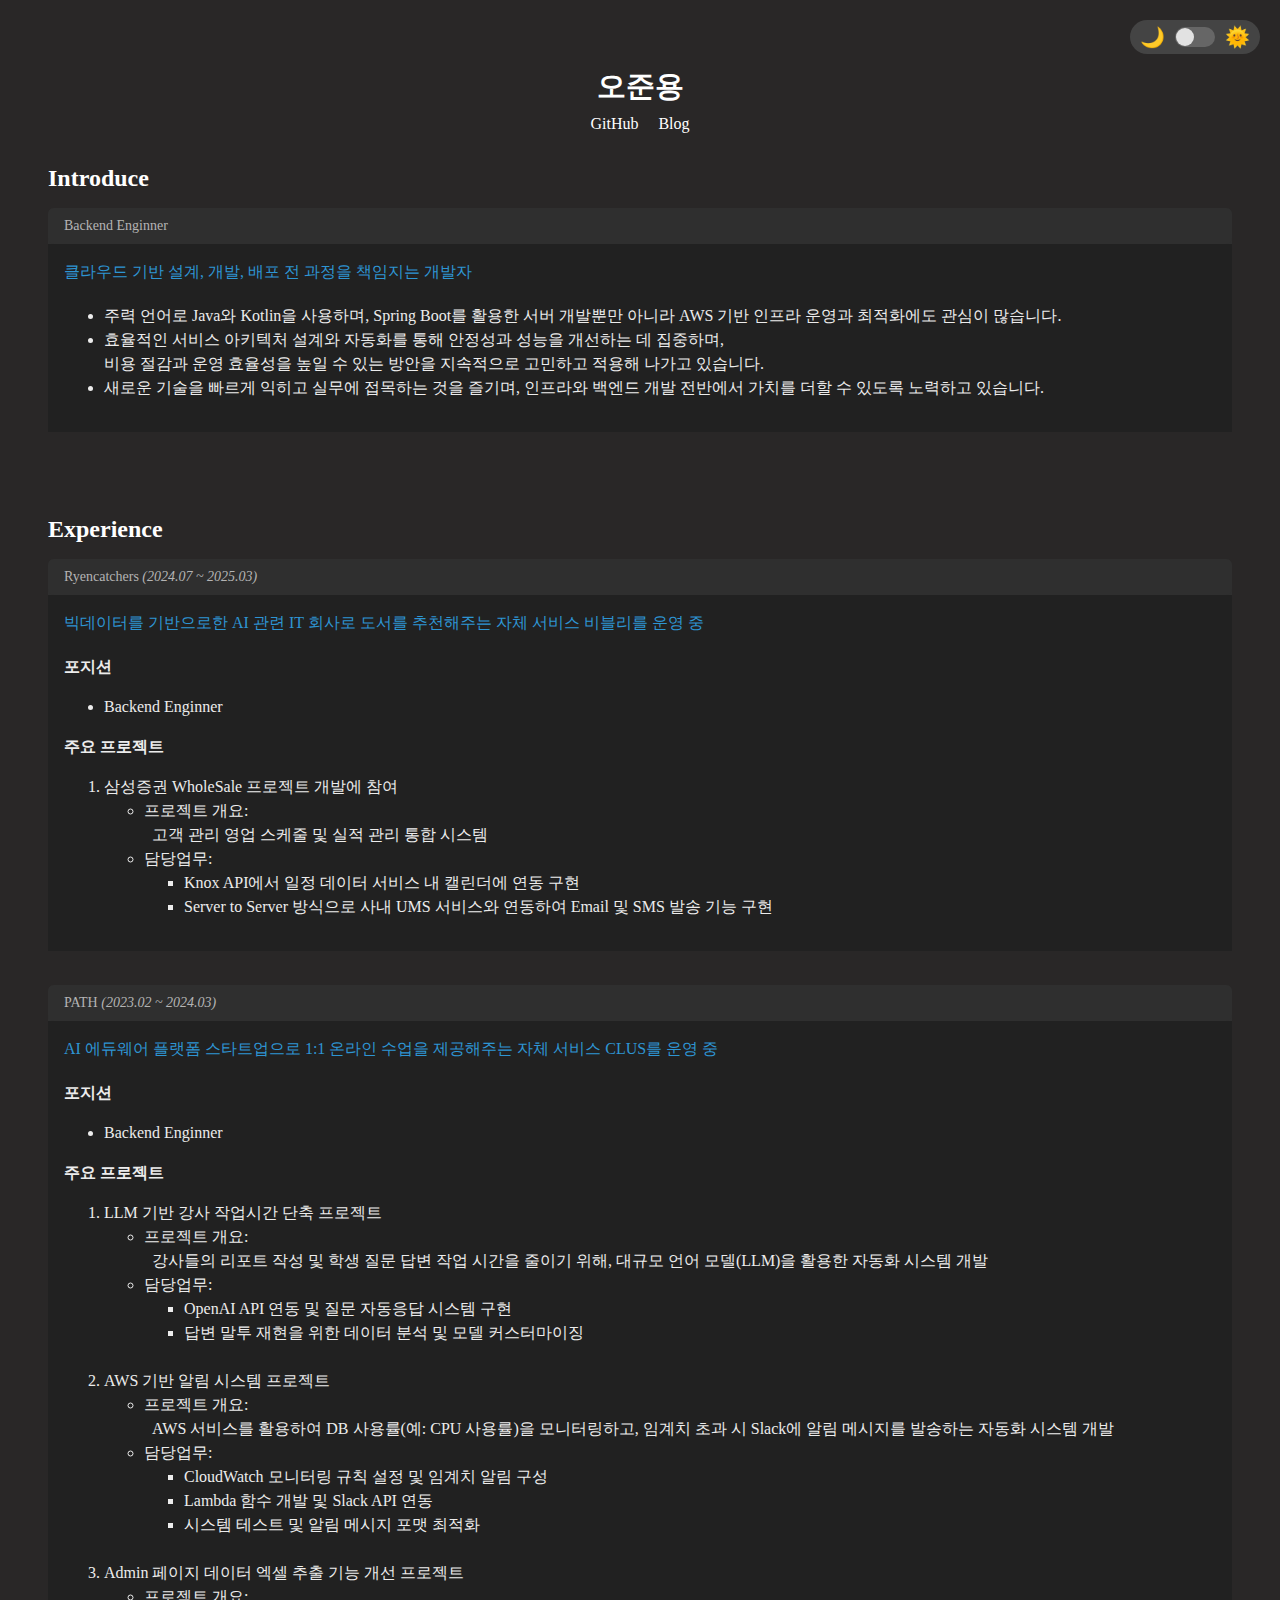
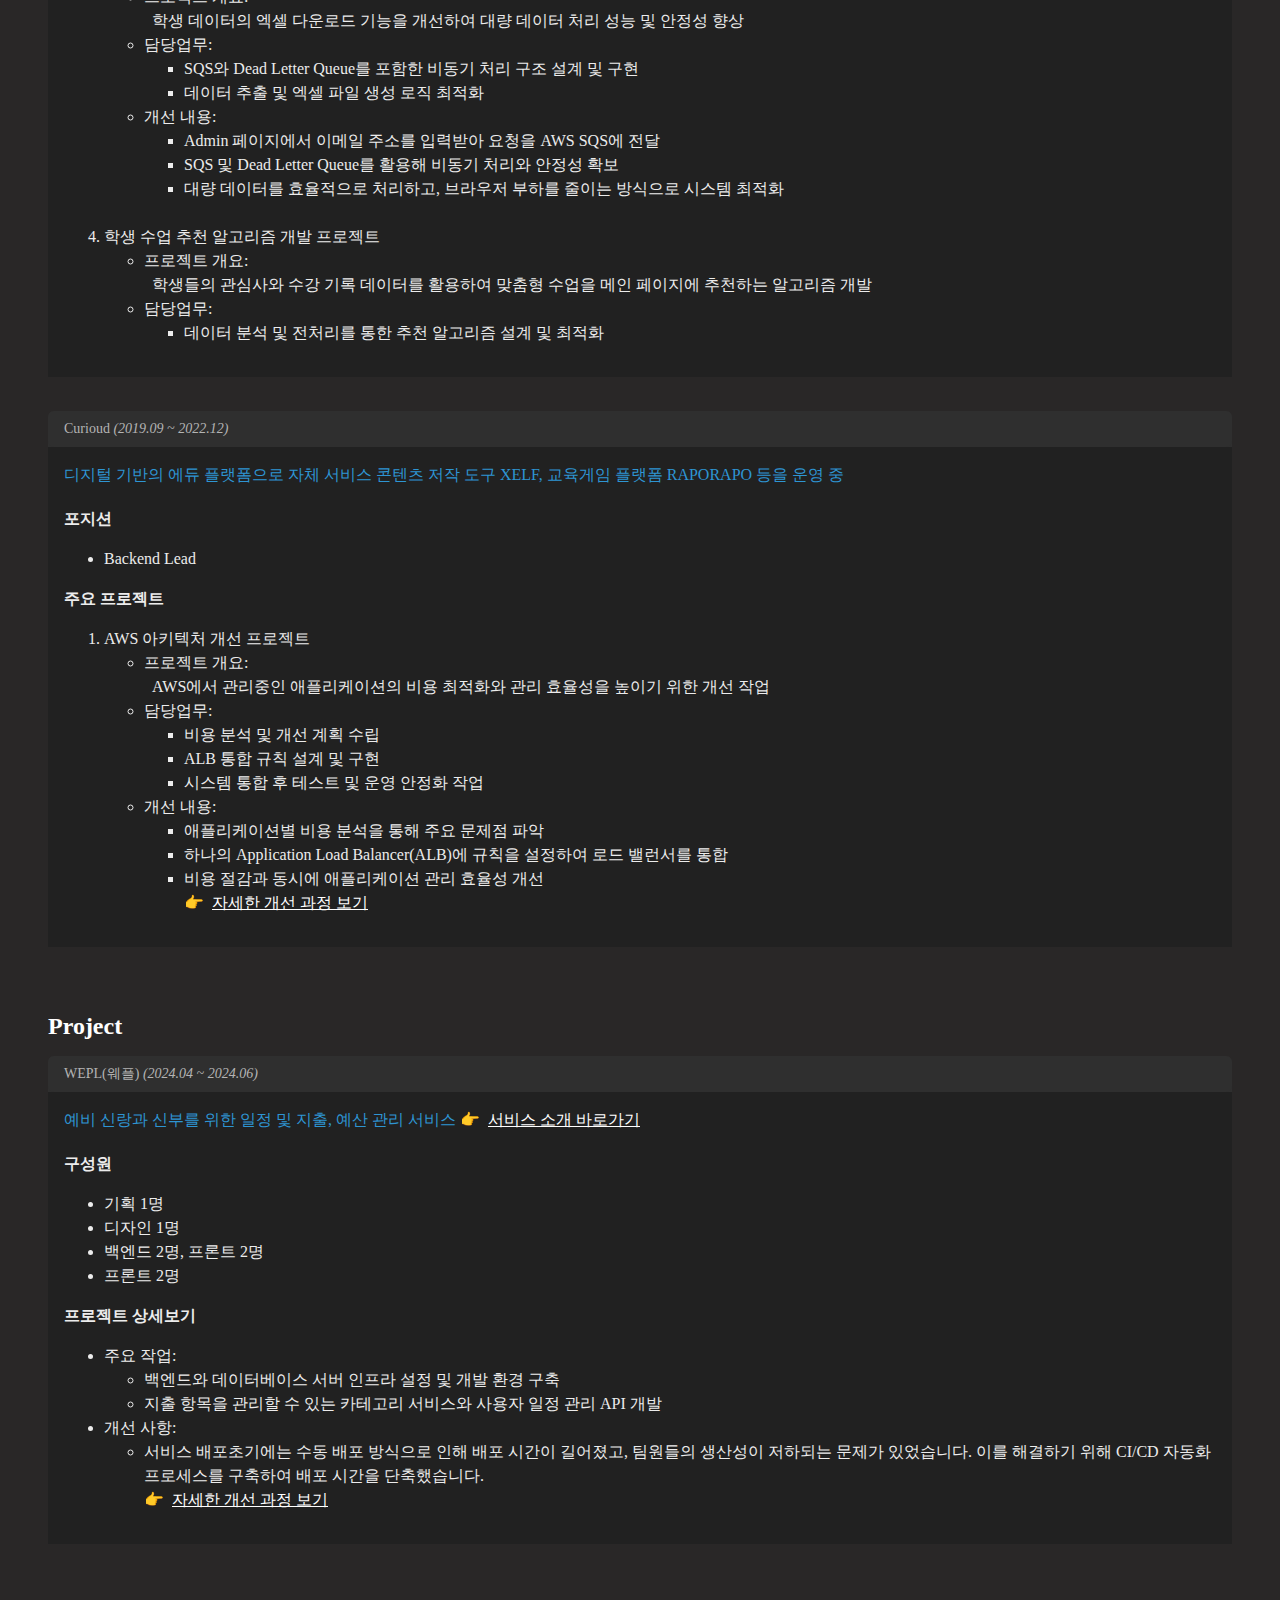
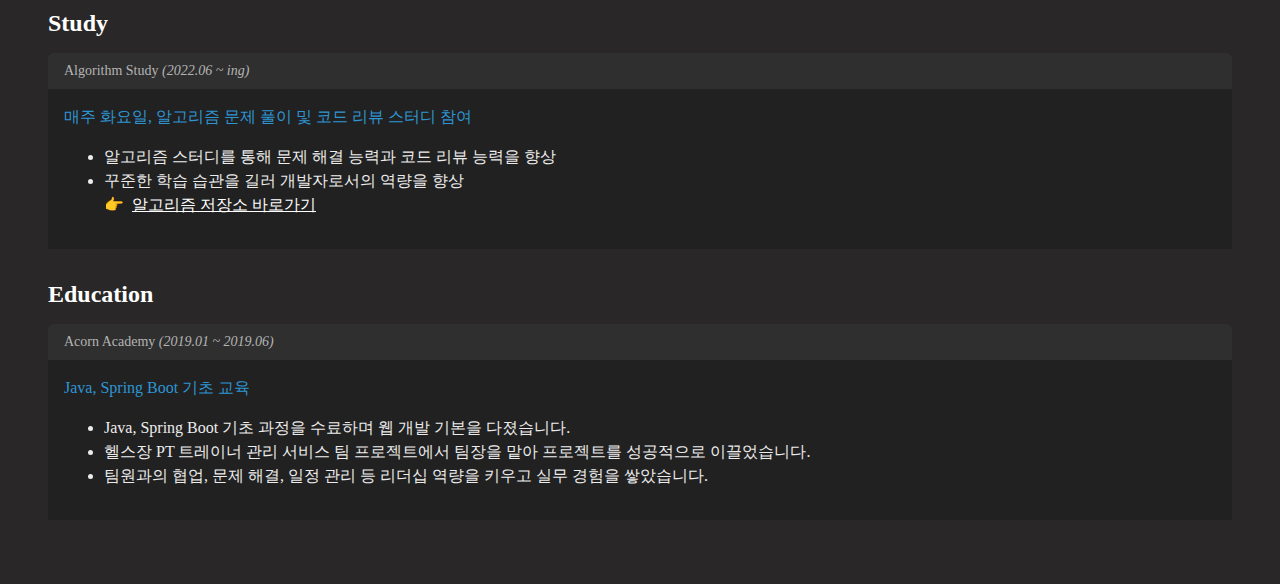
<file: index.html>
<!DOCTYPE html>
<html lang="ko">
<head>
    <meta charset="UTF-8">
    <meta name="viewport" content="width=device-width, initial-scale=1.0">

    <!-- Open Graph (SNS 공유 시 표시될 정보) -->
    <meta property="og:type" content="website">
    <meta property="og:title" content="FAD Backend">
    <meta property="og:description" content="FAD의 백엔드 개발 - 주요 프로젝트 및 개발 경험 소개">
    <meta property="og:image" content="ogimage.png">
    <meta property="og:url" content="https://fivedragon5.github.io">

    <!-- 파비콘 설정 -->
    <link rel="icon" type="image/png" href="favicon.png">
    <link rel="apple-touch-icon" href="favicon.png">

    <title>FAD Portfolio</title>
    <link rel="stylesheet" href="index.css">
    <link rel="stylesheet" href="index_light.css">
</head>
<body class="dark-mode">
<div class="right-section">
    <div class="right-section-padding">
        <div class="right-section-box">

            <div id="theme-toggle" class="theme-toggle-container">
                <span class="theme-toggle-label theme-icon">🌙</span>
                <div class="theme-toggle-switch"></div>
                <span class="theme-toggle-label theme-icon">🌞</span>
            </div>

            <!-- 1. 사진, 소셜 링크 및 간단 소개 -->
            <div class="intro-section">
<!--                <img src="profile.jpg" alt="프로필 사진" class="profile-image">-->
                <h1 class="name-title">오준용</h1>
<!--                <div class="intro-wrapper">-->
<!--                    <p class="intro-text">지속적인 학습과 성장에 열정이 있는 6년 차 백엔드 개발자 오준용 입니다.</p>-->
<!--                </div>-->
                <div class="social-links">
                    <a href="https://github.com/fivedragon5" target="_blank">GitHub</a>
                    <a href="https://dev-code.tistory.com/" target="_blank">Blog</a>
                </div>
            </div>

            <div class="right-inner">
                <!-- 소개 -->
                <h2 class="section-title">Introduce</h2>

                <div class="code-block-section">
                    <div class="code-block-box">
                        <div class="code-block-top">
                            <div class="code-block-top-text">Backend Enginner</div>
                        </div>
                        <div class="code-block-body">
                            <div class="code-block-body-text">
                                <div class="company-introduce">
                                    클라우드 기반 설계, 개발, 배포 전 과정을 책임지는 개발자
                                </div>
                                <div class="company-position">
                                    <ul>
                                        <li>주력 언어로 Java와 Kotlin을 사용하며, Spring Boot를 활용한 서버 개발뿐만 아니라 AWS 기반 인프라 운영과 최적화에도 관심이 많습니다.</li>
                                        <li>효율적인 서비스 아키텍처 설계와 자동화를 통해 안정성과 성능을 개선하는 데 집중하며,<br>
                                            비용 절감과 운영 효율성을 높일 수 있는 방안을 지속적으로 고민하고 적용해 나가고 있습니다.</li>
                                        <li>새로운 기술을 빠르게 익히고 실무에 접목하는 것을 즐기며, 인프라와 백엔드 개발 전반에서 가치를 더할 수 있도록 노력하고 있습니다.</li>
                                    </ul>
                                </div>
                            </div>
                        </div>
                    </div>
                </div>
            </div>

            <br>
            <br>

            <div class="right-inner">
                <!-- 2. 경력 -->
                <h2 class="section-title">Experience</h2>

                <div class="code-block-section">
                    <div class="code-block-box">
                        <div class="code-block-top">
                            <div class="code-block-top-text">Ryencatchers <em>(2024.07 ~ 2025.03)</em>
                            </div>
                        </div>
                        <div class="code-block-body">
                            <div class="code-block-body-text">
                                <div class="company-introduce">
                                    빅데이터를 기반으로한 AI 관련 IT 회사로 도서를 추천해주는 자체 서비스 비블리를 운영 중
                                </div>
                                <div class="company-position">
                                    <div class="content-header-text">포지션</div>
                                    <ul>
                                        <li>Backend Enginner</li>
                                    </ul>
                                </div>
                                <div class="company-project">
                                    <div class="content-header-text">주요 프로젝트</div>
                                    <ol>
                                        <li>삼성증권 WholeSale 프로젝트 개발에 참여</li>
                                        <ul>
                                            <li>프로젝트 개요: <br> &nbsp 고객 관리 영업 스케줄 및 실적 관리 통합 시스템</li>
                                            <li>담당업무:
                                                <ul>
                                                    <li>Knox API에서 일정 데이터 서비스 내 캘린더에 연동 구현</li>
                                                    <li>Server to Server 방식으로 사내 UMS 서비스와 연동하여 Email 및 SMS 발송 기능 구현</li>
                                                </ul>
                                            </li>
                                        </ul>
                                    </ol>
                                </div>
                            </div>
                        </div>
                    </div>
                </div>
                <br>
                <div class="code-block-section">
                    <div class="code-block-box">
                        <div class="code-block-top">
                            <div class="code-block-top-text">PATH <em>(2023.02 ~ 2024.03)</em></div>
                        </div>
                        <div class="code-block-body">
                            <div class="code-block-body-text">
                                <div class="company-introduce">
                                    AI 에듀웨어 플랫폼 스타트업으로 1:1 온라인 수업을 제공해주는 자체 서비스 CLUS를 운영 중
                                </div>
                                <div class="company-position">
                                    <div class="content-header-text">포지션</div>
                                    <ul>
                                        <li>Backend Enginner</li>
                                    </ul>
                                </div>
                                <div class="company-project">
                                    <div class="content-header-text">주요 프로젝트</div>
                                    <ol>
                                        <li>LLM 기반 강사 작업시간 단축 프로젝트</li>
                                        <ul>
                                            <li>프로젝트 개요: <br> &nbsp 강사들의 리포트 작성 및 학생 질문 답변 작업 시간을 줄이기 위해, 대규모 언어 모델(LLM)을 활용한 자동화 시스템 개발</li>
                                            <li>담당업무:
                                                <ul>
                                                    <li>OpenAI API 연동 및 질문 자동응답 시스템 구현</li>
                                                    <li>답변 말투 재현을 위한 데이터 분석 및 모델 커스터마이징</li>
                                                </ul>
                                            </li>
                                        </ul>
                                        <br>
                                        <li>AWS 기반 알림 시스템 프로젝트</li>
                                        <ul>
                                            <li>프로젝트 개요: <br> &nbsp AWS 서비스를 활용하여 DB 사용률(예: CPU 사용률)을 모니터링하고, 임계치 초과 시 Slack에 알림 메시지를 발송하는 자동화 시스템 개발</li>
                                            <li>담당업무:
                                                <ul>
                                                    <li>CloudWatch 모니터링 규칙 설정 및 임계치 알림 구성</li>
                                                    <li>Lambda 함수 개발 및 Slack API 연동</li>
                                                    <li>시스템 테스트 및 알림 메시지 포맷 최적화</li>
                                                </ul>
                                            </li>
                                        </ul>
                                        <br>
                                        <li>Admin 페이지 데이터 엑셀 추출 기능 개선 프로젝트</li>
                                        <ul>
                                            <li>프로젝트 개요: <br> &nbsp 학생 데이터의 엑셀 다운로드 기능을 개선하여 대량 데이터 처리 성능 및 안정성 향상</li>
                                            <li>담당업무:
                                                <ul>
                                                    <li>SQS와 Dead Letter Queue를 포함한 비동기 처리 구조 설계 및 구현</li>
                                                    <li>데이터 추출 및 엑셀 파일 생성 로직 최적화</li>
                                                </ul>
                                            </li>
                                            <li>개선 내용:
                                                <ul>
                                                    <li>Admin 페이지에서 이메일 주소를 입력받아 요청을 AWS SQS에 전달</li>
                                                    <li>SQS 및 Dead Letter Queue를 활용해 비동기 처리와 안정성 확보</li>
                                                    <li>대량 데이터를 효율적으로 처리하고, 브라우저 부하를 줄이는 방식으로 시스템 최적화</li>
                                                </ul>
                                            </li>
                                        </ul>
                                        <br>
                                        <li>학생 수업 추천 알고리즘 개발 프로젝트</li>
                                        <ul>
                                            <li>프로젝트 개요: <br> &nbsp 학생들의 관심사와 수강 기록 데이터를 활용하여 맞춤형 수업을 메인 페이지에 추천하는 알고리즘 개발</li>
                                            <li>담당업무:
                                                <ul>
                                                    <li>데이터 분석 및 전처리를 통한 추천 알고리즘 설계 및 최적화</li>
                                                </ul>
                                            </li>
                                        </ul>
                                    </ol>
                                </div>
                            </div>
                        </div>
                    </div>
                </div>
                <br>
                <div class="code-block-section">
                    <div class="code-block-box">
                        <div class="code-block-top">
                            <div class="code-block-top-text">Curioud <em>(2019.09 ~ 2022.12)</em></div>
                        </div>
                        <div class="code-block-body">
                            <div class="code-block-body-text">
                                <div class="company-introduce">
                                    디지털 기반의 에듀 플랫폼으로 자체 서비스 콘텐츠 저작 도구 XELF, 교육게임 플랫폼 RAPORAPO 등을 운영 중
                                </div>
                                <div class="company-position">
                                    <div class="content-header-text">포지션</div>
                                    <ul>
                                        <li>Backend Lead</li>
                                    </ul>
                                </div>
                                <div class="company-project">
                                    <div class="content-header-text">주요 프로젝트</div>
                                    <ol>
                                        <li>AWS 아키텍처 개선 프로젝트</li>
                                        <ul>
                                            <li>프로젝트 개요: <br> &nbsp AWS에서 관리중인 애플리케이션의 비용 최적화와 관리 효율성을 높이기 위한 개선 작업</li>
                                            <li>담당업무:
                                                <ul>
                                                    <li>비용 분석 및 개선 계획 수립</li>
                                                    <li>ALB 통합 규칙 설계 및 구현</li>
                                                    <li>시스템 통합 후 테스트 및 운영 안정화 작업</li>
                                                </ul>
                                            </li>
                                            <li>개선 내용:
                                                <ul>
                                                    <li>애플리케이션별 비용 분석을 통해 주요 문제점 파악</li>
                                                    <li>하나의 Application Load Balancer(ALB)에 규칙을 설정하여 로드 밸런서를 통합</li>
                                                    <li>비용 절감과 동시에 애플리케이션 관리 효율성 개선</li>
                                                    👉<a class="a-link" href="https://dev-code.tistory.com/7" target="_blank">자세한 개선 과정 보기</a>
                                                </ul>
                                            </li>
                                        </ul>
                                    </ol>
                                </div>
                            </div>
                        </div>
                    </div>
                </div>

            </div>

            <br>

            <!-- 3. Project -->
            <div class="right-inner">
                <h2 class="section-title">Project</h2>

                <div class="code-block-section">
                    <div class="code-block-box">
                        <div class="code-block-top">
                            <div class="code-block-top-text">WEPL(웨플)</a><em> (2024.04 ~ 2024.06)</em></div>
                        </div>
                        <div class="code-block-body">
                            <div class="code-block-body-text">
                                <div class="company-introduce">
                                    예비 신랑과 신부를 위한 일정 및 지출, 예산 관리 서비스 👉<a class="a-link" href="https://dev-code.tistory.com/5" target="_blank">서비스 소개 바로가기</a>
                                </div>
                                <div class="company-project">
                                    <div class="company-position">
                                        <div class="content-header-text">구성원</div>
                                        <ul>
                                            <li>기획 1명</li>
                                            <li>디자인 1명</li>
                                            <li>백엔드 2명, 프론트 2명</li>
                                            <li>프론트 2명</li>
                                        </ul>
                                    </div>
                                    <div class="content-header-text">프로젝트 상세보기</div>
                                    <ul>
                                        <li>주요 작업:
                                            <ul>
                                                <li>백엔드와 데이터베이스 서버 인프라 설정 및 개발 환경 구축</li>
                                                <li>지출 항목을 관리할 수 있는 카테고리 서비스와 사용자 일정 관리 API 개발</li>
                                            </ul>
                                        </li>
                                        <li>개선 사항:
                                            <ul>
                                                <li>서비스 배포초기에는 수동 배포 방식으로 인해 배포 시간이 길어졌고, 팀원들의 생산성이 저하되는 문제가 있었습니다. 이를 해결하기 위해 CI/CD 자동화 프로세스를 구축하여 배포 시간을 단축했습니다.</li>
                                                👉<a class="a-link" href="https://dev-code.tistory.com/5" target="_blank">자세한 개선 과정 보기</a>
                                            </ul>
                                        </li>
                                    </ul>
                                </div>
                            </div>
                        </div>
                    </div>
                </div>
            </div>

            <br>

            <!-- 4. Study -->
            <div class="right-inner">
                <h2 class="section-title">Study</h2>

                <div class="code-block-section">
                    <div class="code-block-box">
                        <div class="code-block-top">
                            <div class="code-block-top-text">Algorithm Study<em> (2022.06 ~ ing)</em></div>
                        </div>
                        <div class="code-block-body">
                            <div class="code-block-body-text">
                                <div class="company-introduce" style="margin-bottom: 0px">
                                    매주 화요일, 알고리즘 문제 풀이 및 코드 리뷰 스터디 참여
                                </div>
                                <ul>
                                    <li>알고리즘 스터디를 통해 문제 해결 능력과 코드 리뷰 능력을 향상</li>
                                    <li>꾸준한 학습 습관을 길러 개발자로서의 역량을 향상</li>
                                    👉<a class="a-link" href="https://github.com/fivedragon5/algorithm" target="_blank">알고리즘 저장소 바로가기</a>
                                </ul>
                            </div>
                        </div>
                    </div>
                </div>
            </div>

            <!-- 5. Education -->
            <div class="right-inner">
                <h2 class="section-title">Education</h2>

                <div class="code-block-section">
                    <div class="code-block-box">
                        <div class="code-block-top">
                            <div class="code-block-top-text">Acorn Academy<em> (2019.01 ~ 2019.06)</em></div>
                        </div>
                        <div class="code-block-body">
                            <div class="code-block-body-text">
                                <div class="company-introduce" style="margin-bottom: 0px">
                                    Java, Spring Boot 기초 교육
                                </div>
                                <ul>
                                    <li>Java, Spring Boot 기초 과정을 수료하며 웹 개발 기본을 다졌습니다.</li>
                                    <li>헬스장 PT 트레이너 관리 서비스 팀 프로젝트에서 팀장을 맡아 프로젝트를 성공적으로 이끌었습니다.</li>
                                    <li>팀원과의 협업, 문제 해결, 일정 관리 등 리더십 역량을 키우고 실무 경험을 쌓았습니다.</li>
                                </ul>
                            </div>
                        </div>
                    </div>
                </div>
            </div>

        </div>
    </div>
</div>
<script src="index.js"></script>
</body>
</html>
</file>
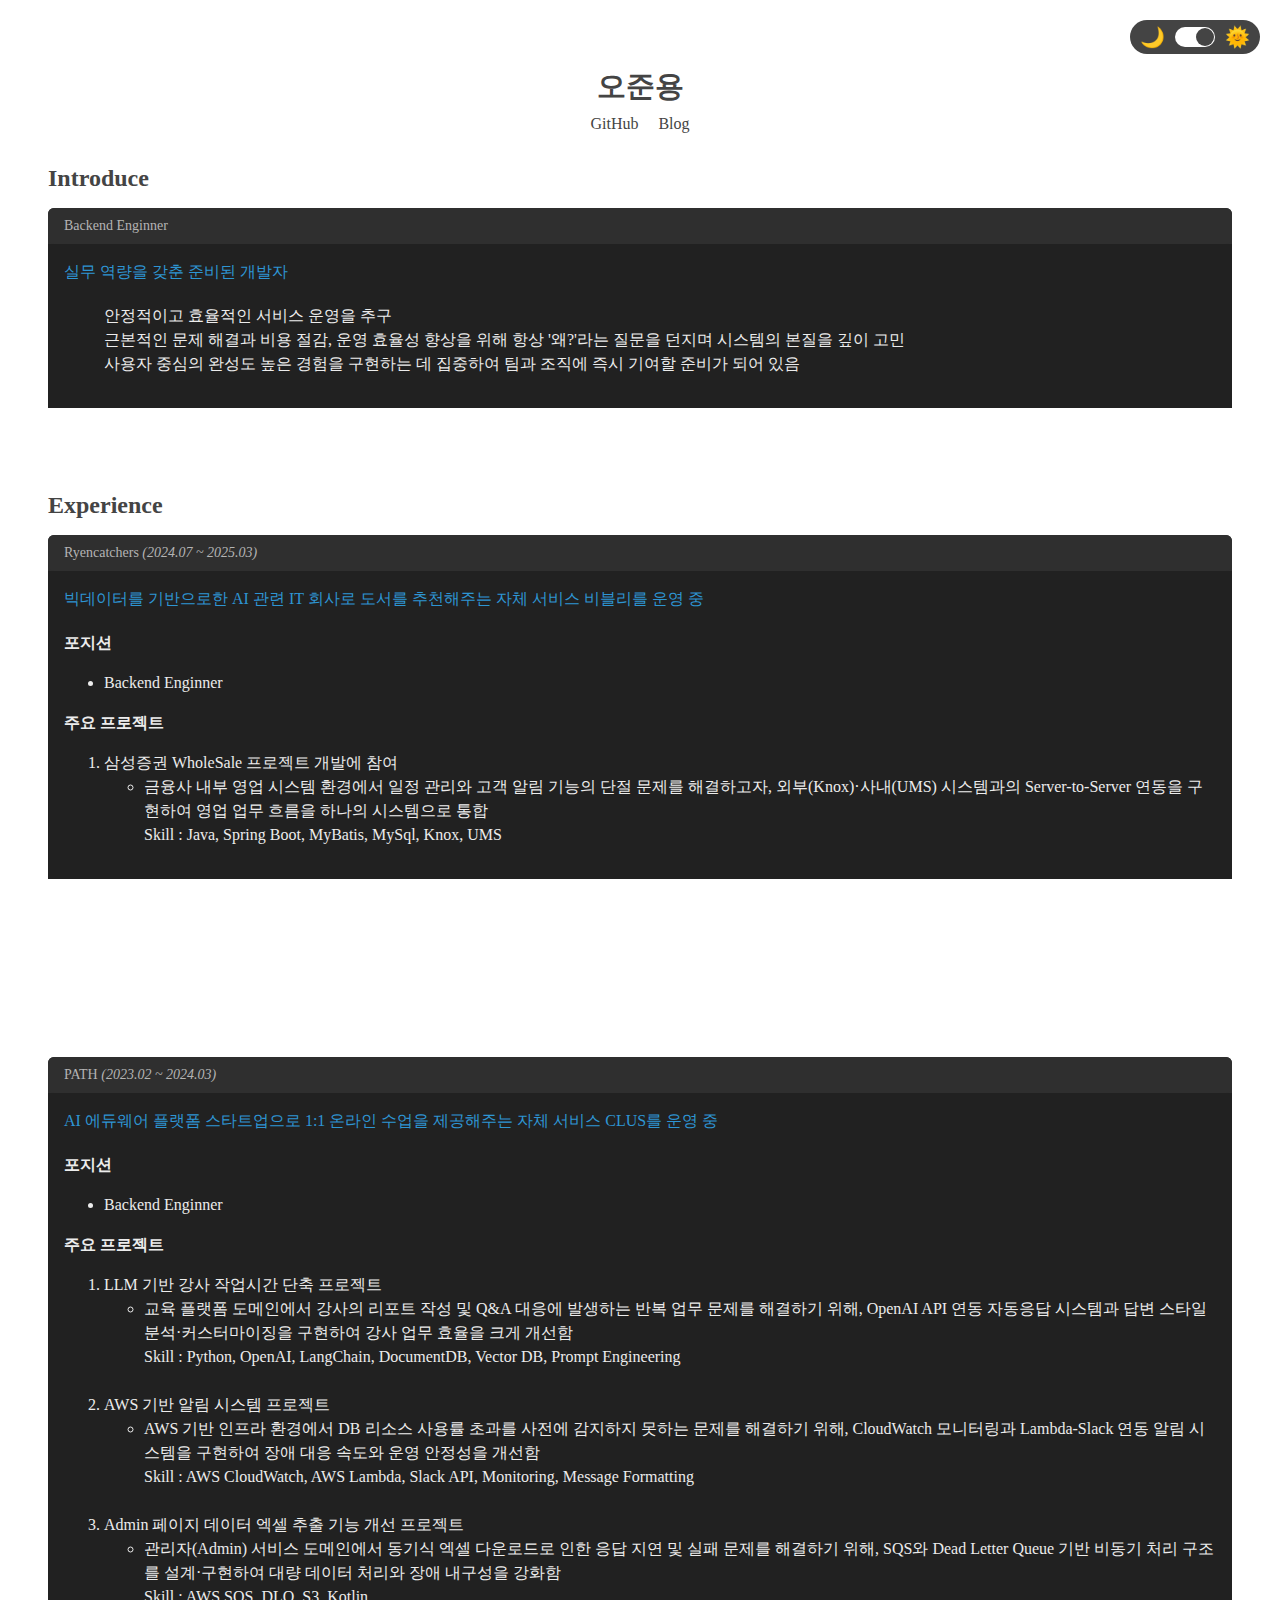
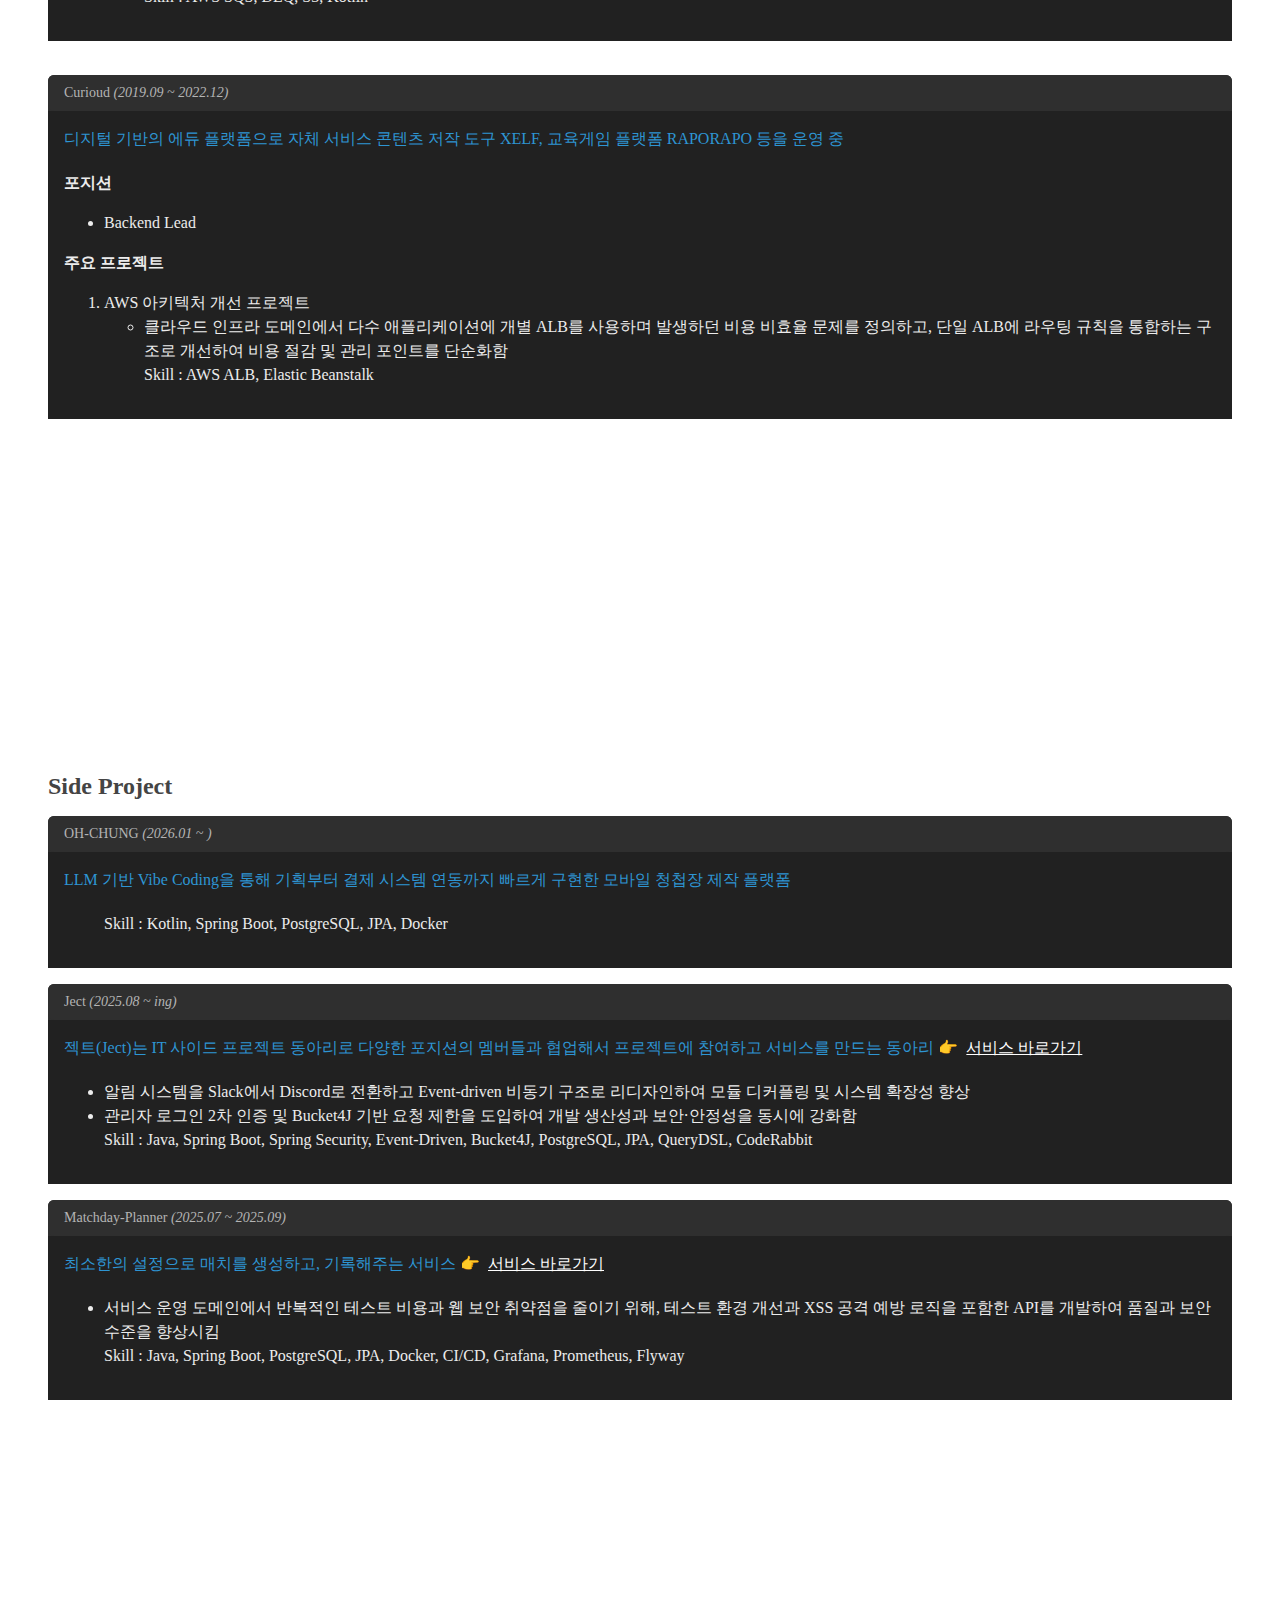
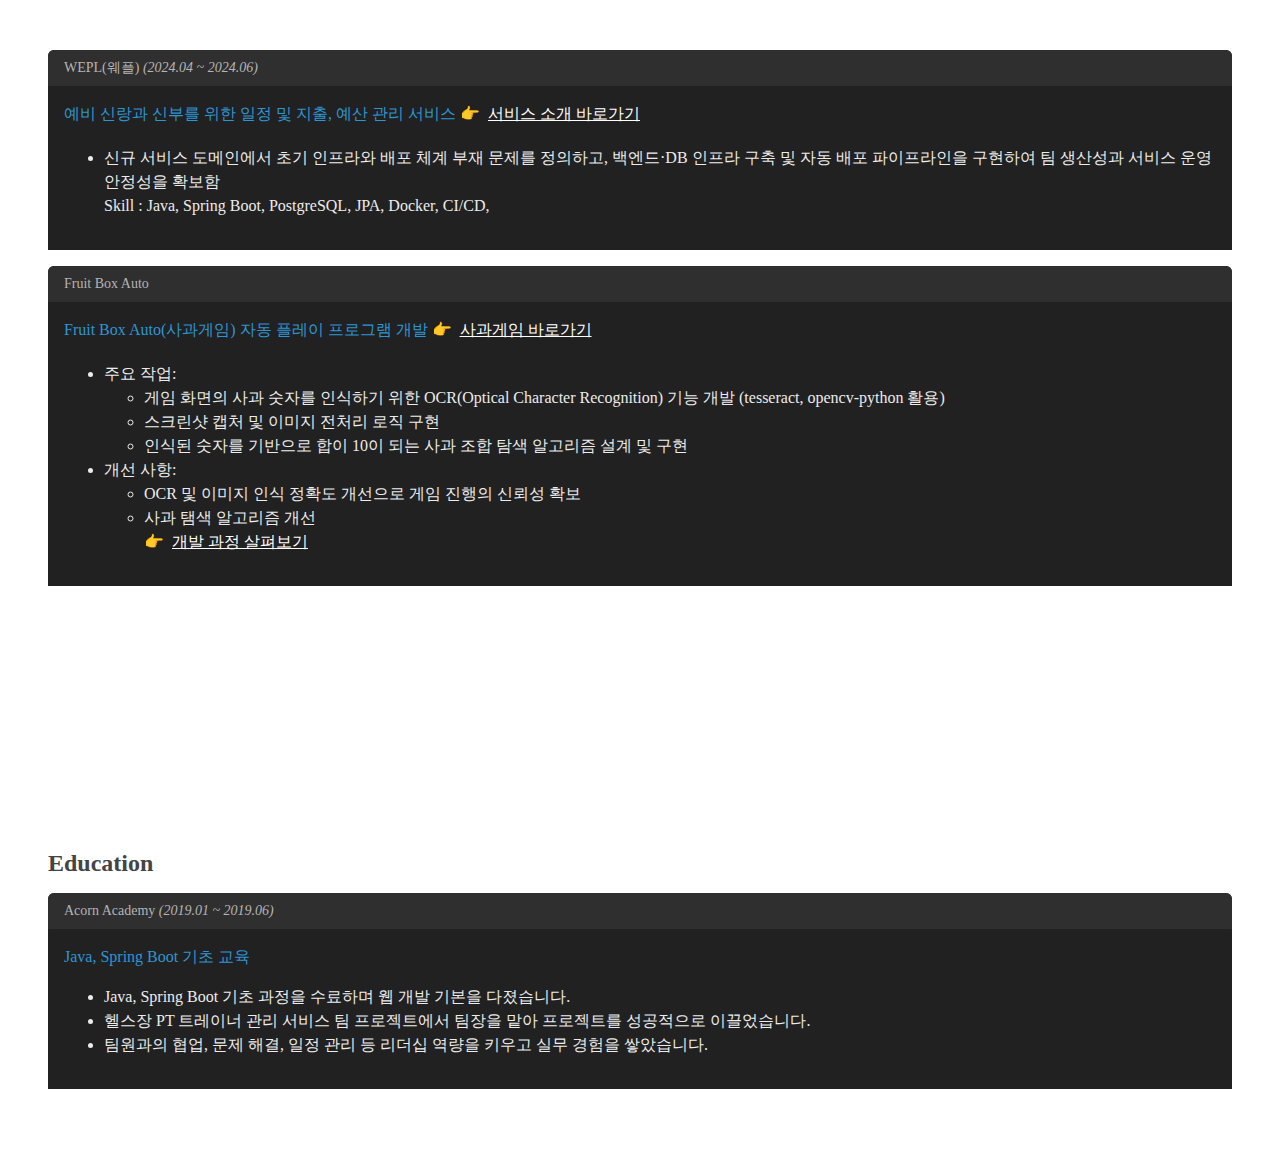
<file: index3.html>
<!DOCTYPE html>
<html lang="ko">
<head>
    <meta charset="UTF-8">
    <meta name="viewport" content="width=device-width, initial-scale=1.0">

    <!-- Open Graph (SNS 공유 시 표시될 정보) -->
    <meta property="og:type" content="website">
    <meta property="og:title" content="FAD Backend">
    <meta property="og:description" content="FAD의 백엔드 개발 - 주요 프로젝트 및 개발 경험 소개">
    <meta property="og:image" content="ogimage.png">
    <meta property="og:url" content="https://fivedragon5.github.io">

    <!-- 파비콘 설정 -->
    <link rel="icon" type="image/png" href="favicon.png">
    <link rel="apple-touch-icon" href="favicon.png">

    <title>FAD Portfolio</title>
    <link rel="stylesheet" href="index.css">
    <link rel="stylesheet" href="index_light.css">
</head>
<body class="light-mode">
<div class="right-section">
    <div class="right-section-padding">
        <div class="right-section-box">

            <div id="theme-toggle" class="theme-toggle-container">
                <span class="theme-toggle-label theme-icon">🌙</span>
                <div class="theme-toggle-switch"></div>
                <span class="theme-toggle-label theme-icon">🌞</span>
            </div>

            <!-- 1. 사진, 소셜 링크 및 간단 소개 -->
            <div class="intro-section">
                <h1 class="name-title">오준용</h1>
                <div class="social-links">
                    <a href="https://github.com/fivedragon5" target="_blank">GitHub</a>
                    <a href="https://dev-code.tistory.com/" target="_blank">Blog</a>
                </div>
            </div>

            <div class="right-inner">
                <!-- 소개 -->
                <h2 class="section-title">Introduce</h2>

                <div class="code-block-section">
                    <div class="code-block-box">
                        <div class="code-block-top">
                            <div class="code-block-top-text">Backend Enginner</div>
                        </div>
                        <div class="code-block-body">
                            <div class="code-block-body-text">
                                <div class="company-introduce">
                                    실무 역량을 갖춘 준비된 개발자
                                </div>
                                <div class="company-position">
                                    <ul>
                                        안정적이고 효율적인 서비스 운영을 추구 <br>
                                        근본적인 문제 해결과 비용 절감, 운영 효율성 향상을 위해 항상 '왜?'라는 질문을 던지며 시스템의 본질을 깊이 고민 <br>
                                        사용자 중심의 완성도 높은 경험을 구현하는 데 집중하여 팀과 조직에 즉시 기여할 준비가 되어 있음
                                    </ul>
                                </div>
                            </div>
                        </div>
                    </div>
                </div>
            </div>

            <br>
            <br>

            <div class="right-inner">
                <!-- 2. 경력 -->
                <h2 class="section-title">Experience</h2>

                <div class="code-block-section">
                    <div class="code-block-box">
                        <div class="code-block-top">
                            <div class="code-block-top-text">Ryencatchers <em>(2024.07 ~ 2025.03)</em>
                            </div>
                        </div>
                        <div class="code-block-body">
                            <div class="code-block-body-text">
                                <div class="company-introduce">
                                    빅데이터를 기반으로한 AI 관련 IT 회사로 도서를 추천해주는 자체 서비스 비블리를 운영 중
                                </div>
                                <div class="company-position">
                                    <div class="content-header-text">포지션</div>
                                    <ul>
                                        <li>Backend Enginner</li>
                                    </ul>
                                </div>
                                <div class="company-project">
                                    <div class="content-header-text">주요 프로젝트</div>
                                    <ol>
                                        <li>삼성증권 WholeSale 프로젝트 개발에 참여</li>
                                        <ul>
                                            <li>금융사 내부 영업 시스템 환경에서 일정 관리와 고객 알림 기능의 단절 문제를 해결하고자, 외부(Knox)·사내(UMS) 시스템과의 Server-to-Server 연동을 구현하여 영업 업무 흐름을 하나의 시스템으로 통합</li>
                                            Skill : Java, Spring Boot, MyBatis, MySql, Knox, UMS
                                        </ul>
                                    </ol>
                                </div>
                            </div>
                        </div>
                    </div>
                </div>
                <br>
                <br>
                <br>
                <br>
                <br>
                <br>
                <br>
                <br>
                <br>
                <div class="code-block-section">
                    <div class="code-block-box">
                        <div class="code-block-top">
                            <div class="code-block-top-text">PATH <em>(2023.02 ~ 2024.03)</em></div>
                        </div>
                        <div class="code-block-body">
                            <div class="code-block-body-text">
                                <div class="company-introduce">
                                    AI 에듀웨어 플랫폼 스타트업으로 1:1 온라인 수업을 제공해주는 자체 서비스 CLUS를 운영 중
                                </div>
                                <div class="company-position">
                                    <div class="content-header-text">포지션</div>
                                    <ul>
                                        <li>Backend Enginner</li>
                                    </ul>
                                </div>
                                <div class="company-project">
                                    <div class="content-header-text">주요 프로젝트</div>
                                    <ol>
                                        <li>LLM 기반 강사 작업시간 단축 프로젝트</li>
                                        <ul>
                                            <li>교육 플랫폼 도메인에서 강사의 리포트 작성 및 Q&A 대응에 발생하는 반복 업무 문제를 해결하기 위해, OpenAI API 연동 자동응답 시스템과 답변 스타일 분석·커스터마이징을 구현하여 강사 업무 효율을 크게 개선함</li>
                                            Skill : Python, OpenAI, LangChain, DocumentDB, Vector DB, Prompt Engineering
                                        </ul>
                                        <br>
                                        <li>AWS 기반 알림 시스템 프로젝트</li>
                                        <ul>
                                            <li>AWS 기반 인프라 환경에서 DB 리소스 사용률 초과를 사전에 감지하지 못하는 문제를 해결하기 위해, CloudWatch 모니터링과 Lambda-Slack 연동 알림 시스템을 구현하여 장애 대응 속도와 운영 안정성을 개선함</li>
                                            Skill : AWS CloudWatch, AWS Lambda, Slack API, Monitoring, Message Formatting
                                        </ul>
                                        <br>
                                        <li>Admin 페이지 데이터 엑셀 추출 기능 개선 프로젝트</li>
                                        <ul>
                                            <li>관리자(Admin) 서비스 도메인에서 동기식 엑셀 다운로드로 인한 응답 지연 및 실패 문제를 해결하기 위해, SQS와 Dead Letter Queue 기반 비동기 처리 구조를 설계·구현하여 대량 데이터 처리와 장애 내구성을 강화함</li>
                                            Skill : AWS SQS, DLQ, S3, Kotlin
                                        </ul>
                                    </ol>
                                </div>
                            </div>
                        </div>
                    </div>
                </div>
                <br>
                <div class="code-block-section">
                    <div class="code-block-box">
                        <div class="code-block-top">
                            <div class="code-block-top-text">Curioud <em>(2019.09 ~ 2022.12)</em></div>
                        </div>
                        <div class="code-block-body">
                            <div class="code-block-body-text">
                                <div class="company-introduce">
                                    디지털 기반의 에듀 플랫폼으로 자체 서비스 콘텐츠 저작 도구 XELF, 교육게임 플랫폼 RAPORAPO 등을 운영 중
                                </div>
                                <div class="company-position">
                                    <div class="content-header-text">포지션</div>
                                    <ul>
                                        <li>Backend Lead</li>
                                    </ul>
                                </div>
                                <div class="company-project">
                                    <div class="content-header-text">주요 프로젝트</div>
                                    <ol>
                                        <li>AWS 아키텍처 개선 프로젝트</li>
                                        <ul>
                                            <li>클라우드 인프라 도메인에서 다수 애플리케이션에 개별 ALB를 사용하며 발생하던 비용 비효율 문제를 정의하고, 단일 ALB에 라우팅 규칙을 통합하는 구조로 개선하여 비용 절감 및 관리 포인트를 단순화함</li>
                                            Skill : AWS ALB, Elastic Beanstalk
                                        </ul>
                                    </ol>
                                </div>
                            </div>
                        </div>
                    </div>
                </div>
            </div>

            <br>
            <br>
            <br>
            <br>
            <br>
            <br>
            <br>
            <br>
            <br>
            <br>
            <br>
            <br>
            <br>
            <br>
            <br>
            <br>
            <br>

            <!-- 3. Side Project -->
            <div class="right-inner">
                <h2 class="section-title">Side Project</h2>
                <div class="code-block-section">
                    <div class="code-block-box">
                        <div class="code-block-top">
                            <div class="code-block-top-text">OH-CHUNG</a><em> (2026.01 ~ )</em></div>
                        </div>
                        <div class="code-block-body">
                            <div class="code-block-body-text">
                                <div class="company-introduce">
                                    LLM 기반 Vibe Coding을 통해 기획부터 결제 시스템 연동까지 빠르게 구현한 모바일 청첩장 제작 플랫폼
                                </div>
                                <div class="company-project">
                                    <div class="company-position">
                                    </div>
                                    <ul>
                                        Skill : Kotlin, Spring Boot, PostgreSQL, JPA, Docker
                                    </ul>
                                </div>
                            </div>
                        </div>
                    </div>
                </div>


                <div class="code-block-section">
                    <div class="code-block-box">
                        <div class="code-block-top">
                            <div class="code-block-top-text">Ject<em> (2025.08 ~ ing)</em></div>
                        </div>
                        <div class="code-block-body">
                            <div class="code-block-body-text">
                                <div class="company-introduce">
                                    젝트(Ject)는 IT 사이드 프로젝트 동아리로 다양한 포지션의 멤버들과 협업해서 프로젝트에 참여하고 서비스를 만드는 동아리 👉<a class="a-link" href="https://ject.kr" target="_blank">서비스 바로가기</a>
                                </div>
                                <div class="company-project">
                                    <div class="company-position">
                                    </div>
                                    <ul>
                                        <li>알림 시스템을 Slack에서 Discord로 전환하고 Event-driven 비동기 구조로 리디자인하여 모듈 디커플링 및 시스템 확장성 향상</li>
                                        <li>관리자 로그인 2차 인증 및 Bucket4J 기반 요청 제한을 도입하여 개발 생산성과 보안·안정성을 동시에 강화함</li>
                                        Skill : Java, Spring Boot, Spring Security, Event-Driven, Bucket4J, PostgreSQL, JPA, QueryDSL, CodeRabbit
                                    </ul>
                                </div>
                            </div>
                        </div>
                    </div>
                </div>

                <div class="code-block-section">
                    <div class="code-block-box">
                        <div class="code-block-top">
                            <div class="code-block-top-text">Matchday-Planner</a><em> (2025.07 ~ 2025.09)</em></div>
                        </div>
                        <div class="code-block-body">
                            <div class="code-block-body-text">
                                <div class="company-introduce">
                                    최소한의 설정으로 매치를 생성하고, 기록해주는 서비스 👉<a class="a-link" href="https://matchday-planner.com/" target="_blank">서비스 바로가기</a>
                                </div>
                                <div class="company-project">
                                    <div class="company-position">
                                    </div>
                                    <ul>
                                        <li>서비스 운영 도메인에서 반복적인 테스트 비용과 웹 보안 취약점을 줄이기 위해, 테스트 환경 개선과 XSS 공격 예방 로직을 포함한 API를 개발하여 품질과 보안 수준을 향상시킴</li>
                                        Skill : Java, Spring Boot, PostgreSQL, JPA, Docker, CI/CD, Grafana, Prometheus, Flyway
                                    </ul>
                                </div>
                            </div>
                        </div>
                    </div>
                </div>

                <br>
                <br>
                <br>
                <br>
                <br>
                <br>
                <br>
                <br>
                <br>
                <br>
                <br>
                <br>
                <br>

                <div class="code-block-section">
                    <div class="code-block-box">
                        <div class="code-block-top">
                            <div class="code-block-top-text">WEPL(웨플)</a><em> (2024.04 ~ 2024.06)</em></div>
                        </div>
                        <div class="code-block-body">
                            <div class="code-block-body-text">
                                <div class="company-introduce">
                                    예비 신랑과 신부를 위한 일정 및 지출, 예산 관리 서비스 👉<a class="a-link" href="https://polydactyl-geography-3a9.notion.site/1bdff5134c1580488d70d1d63190a694?pvs=74" target="_blank">서비스 소개 바로가기</a>
                                </div>
                                <div class="company-project">
                                    <div class="company-position">
                                    </div>
                                    <ul>
                                        <li>신규 서비스 도메인에서 초기 인프라와 배포 체계 부재 문제를 정의하고, 백엔드·DB 인프라 구축 및 자동 배포 파이프라인을 구현하여 팀 생산성과 서비스 운영 안정성을 확보함</li>
                                        Skill : Java, Spring Boot, PostgreSQL, JPA, Docker, CI/CD,
                                    </ul>
                                </div>
                            </div>
                        </div>
                    </div>
                </div>

                <div class="code-block-section">
                    <div class="code-block-box">
                        <div class="code-block-top">
                            <div class="code-block-top-text">Fruit Box Auto</div>
                        </div>
                        <div class="code-block-body">
                            <div class="code-block-body-text">
                                <div class="company-introduce">
                                    Fruit Box Auto(사과게임) 자동 플레이 프로그램 개발 👉<a class="a-link" href="https://www.gamesaien.com/game/fruit_box_a/" target="_blank">사과게임 바로가기</a>
                                </div>
                                <div class="company-project">
                                    <ul>
                                        <li>주요 작업:
                                            <ul>
                                                <li>게임 화면의 사과 숫자를 인식하기 위한 OCR(Optical Character Recognition) 기능 개발 (tesseract, opencv-python 활용)</li>
                                                <li>스크린샷 캡처 및 이미지 전처리 로직 구현</li>
                                                <li>인식된 숫자를 기반으로 합이 10이 되는 사과 조합 탐색 알고리즘 설계 및 구현</li>
                                            </ul>
                                        </li>
                                        <li>개선 사항:
                                            <ul>
                                                <li>OCR 및 이미지 인식 정확도 개선으로 게임 진행의 신뢰성 확보</li>
                                                <li>사과 탬색 알고리즘 개선</li>
                                                👉<a class="a-link" href="https://dev-code.tistory.com/10" target="_blank">개발 과정 살펴보기</a>
                                            </ul>
                                        </li>
                                    </ul>
                                </div>
                            </div>
                        </div>
                    </div>
                </div>
            </div>

            <br><br><br><br><br><br><br><br><br><br><br><br>

            <!-- 5. Education -->
            <div class="right-inner">
                <h2 class="section-title">Education</h2>

                <div class="code-block-section">
                    <div class="code-block-box">
                        <div class="code-block-top">
                            <div class="code-block-top-text">Acorn Academy<em> (2019.01 ~ 2019.06)</em></div>
                        </div>
                        <div class="code-block-body">
                            <div class="code-block-body-text">
                                <div class="company-introduce" style="margin-bottom: 0px">
                                    Java, Spring Boot 기초 교육
                                </div>
                                <ul>
                                    <li>Java, Spring Boot 기초 과정을 수료하며 웹 개발 기본을 다졌습니다.</li>
                                    <li>헬스장 PT 트레이너 관리 서비스 팀 프로젝트에서 팀장을 맡아 프로젝트를 성공적으로 이끌었습니다.</li>
                                    <li>팀원과의 협업, 문제 해결, 일정 관리 등 리더십 역량을 키우고 실무 경험을 쌓았습니다.</li>
                                </ul>
                            </div>
                        </div>
                    </div>
                </div>
            </div>

        </div>
    </div>
</div>
<script src="index.js"></script>
</body>
</html>
</file>
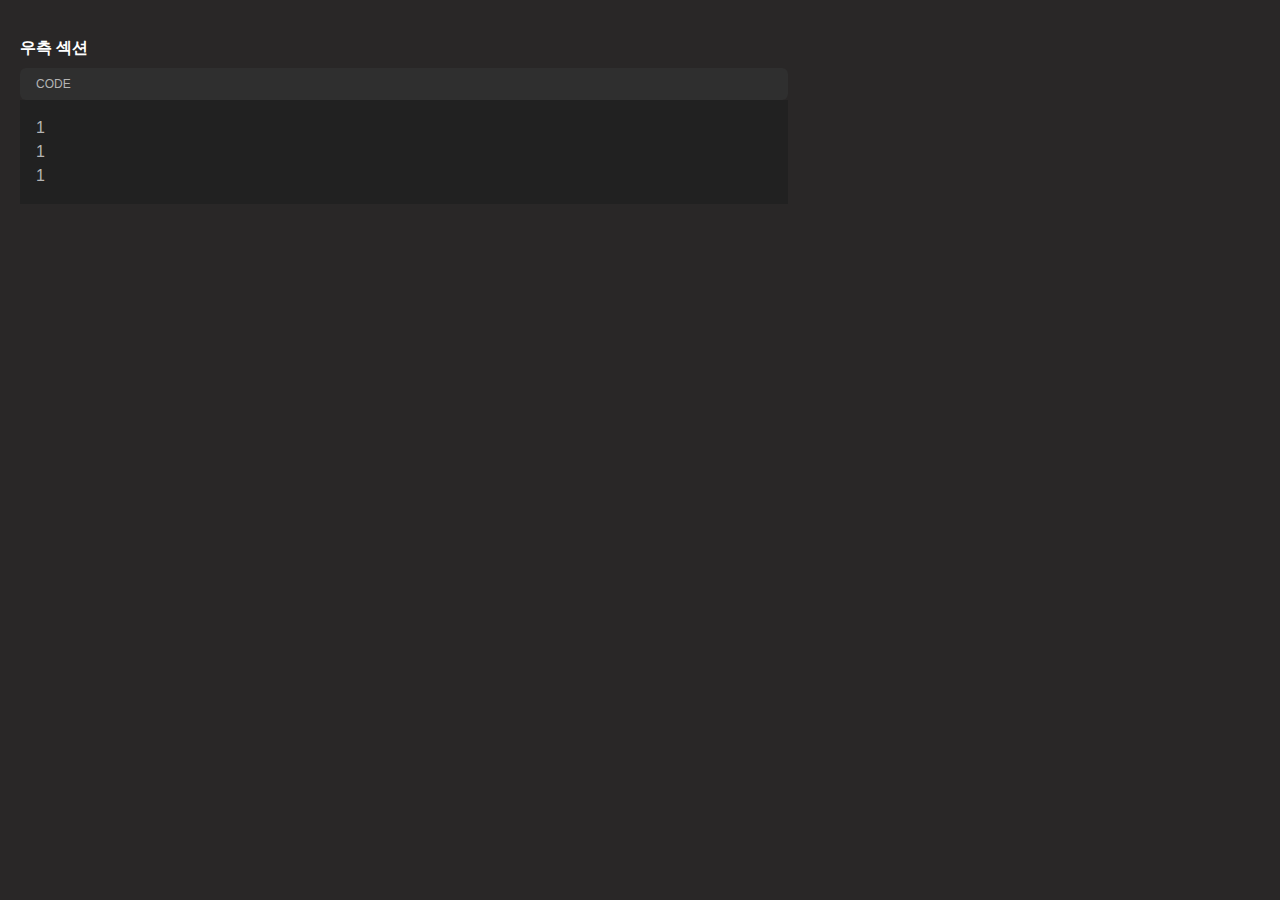
<file: storge/split_index.html>
<!DOCTYPE html>
<html lang="ko">
<head>
    <meta charset="UTF-8">
    <meta name="viewport" content="width=device-width, initial-scale=1.0">
    <title>FAD Portfolio</title>
    <link rel="stylesheet" href="split_index.css">
</head>
<body>
<div class="right-section">
    <div class="right-section-padding">
        <div class="right-section-box">
            <div>
                <div class="right-title">우측 섹션</div>
            </div>
            <div class="right-inner">
                <div class="code-block-section">
                    <div class="code-block-top">
                        <div class="code-block-top-text">
                            CODE
                        </div>
                    </div>
                    <div class="code-block-body">
                        <div class="code-block-body-text">
                            1<br>
                            1<br>
                            1
                        </div>
                    </div>
                </div>
            </div>
        </div>
    </div>
</div>
</body>
</html>
</file>
<file: index.css>
/* 사진, 소셜 링크 및 간단 소개 */
body {
    background-color: #292727;
}

.intro-section {
    text-align: center;
    margin-bottom: 2rem;
}

.profile-image {
    width: 160px;
    height: 180px;
    border-radius: 50%;
    margin-bottom: 1rem;
}

.name-title {
    font-size: 1.8rem;
    font-weight: bold;
    margin-bottom: 0.5rem;
    color: #ffffff;
}

.intro-wrapper {
    display: flex;
    justify-content: center; /* 가로로 가운데 정렬 */
    align-items: center;    /* 세로로 가운데 정렬 */
    height: 100%;           /* 부모의 높이를 채워서 완전한 중앙 정렬 */
    text-align: center;     /* 텍스트 정렬 */
}

.intro-text {
    font-size: 1.2rem;
    line-height: 1.5rem;
    text-align: center;
    display: inline-block; /* 가운데 정렬 유지 */
    border-right: 2px solid #ffffff;
    white-space: nowrap;
    overflow: hidden;
    animation: intro-typing 2s steps(41, end) forwards, blink-caret 0.5s step-end infinite;
    width: 0;
    color: #b4b4b4;
}

.social-links a {
    color: #ffffff;
    text-decoration: none;
    margin: 0 0.5rem;
}

.social-links a:hover {
    text-decoration: underline;
}

/* 공통 섹션 제목 */
.section-title {
    font-size: 1.5rem;
    font-weight: bold;
    margin-top: 2rem;
    margin-bottom: 1rem;
    color: #ffffff;
}

/* 코드 블록 스타일 */
.code-block-section {
    margin-bottom: 1rem;
}

.code-block-box {
    border-radius: .375rem;
    background-color: #2f2f2f;
}

.code-block-top {
    border-radius: .375rem;
    background-color: #2f2f2f;
    padding: .5rem 1rem;
}

.content-header-text {
    color: #ececec;
    font-weight: 700;
}

.a-link {
    color: #ffffff;
    text-decoration: underline;
    margin: 0 0.5rem;
}

.company-introduce {
    color: #2e95d3;
    margin-bottom: 20px;
}

.company-position {

}

.company-project {

}

.project-title {

}

.project-content {

}

.code-block-top-text {
    color: #b4b4b4;
    font-size: .875rem;
    line-height: 1.25rem;
}

.code-block-body {
    background-color: #212121;
    padding: 1rem;
}

.code-block-body-text {
    color: #ececec;
    line-height: 1.5;
}

/* 전체 섹션 여백 및 정렬 */
.right-section-padding {
    padding: 40px;
    margin-left: auto;
    margin-right: auto;
    max-width: 1200px; /* 중앙 정렬 및 넓이 제한 */
}

.right-section-box {
    margin: 0 auto;
}

/* 슬라이딩 스위치 스타일 */
.theme-toggle-switch {
    width: 40px;
    height: 20px;
    border-radius: 50px;
    background-color: #fff;
    margin: 0 10px;
    position: relative;
    transition: transform 0.3s;
}

/* 슬라이더 원 */
.theme-toggle-switch::before {
    content: '';
    width: 18px;
    height: 18px;
    border-radius: 50%;
    background-color: #444;
    position: absolute;
    top: 1px;
    left: 1px;
    transition: transform 0.3s;
}

/* 토글 버튼 스타일 */
.theme-toggle-container {
    position: fixed;
    top: 20px;
    right: 20px;
    display: flex;
    align-items: center;
    background-color: #444;
    border-radius: 20px;
    padding: 5px 10px;
    cursor: pointer;
    transition: background-color 0.3s;
}

/* 라이트 모드 */
body.light-mode .theme-toggle-switch {
    background-color: #fff;
}

body.light-mode .theme-toggle-switch::before {
    transform: translateX(20px);
}

/* 다크 모드 */
body.dark-mode .theme-toggle-switch {
    background-color: #666;
}

body.dark-mode .theme-toggle-switch::before {
    transform: translateX(0);
    background-color: #e2e2e2 /* 다크 모드에서는 흰색 */
}

/* 반응형 처리 */
@media (max-width: 768px) {
    .profile-image {
        width: 80px;
        height: 90px;
        margin-top: 20px;
    }

    .name-title {
        font-size: 1.5rem;
        color: #ffffff;
    }

    .intro-text, .social-links a {
        font-size: 1.0rem;
    }

    .right-section-padding {
        padding: 10px;
    }

    .theme-toggle-switch {
        width: 36px;  /* 너비 줄임 */
        height: 18px; /* 높이 줄임 */
        border-radius: 9px;
    }

    .theme-toggle-switch::before {
        width: 14px;  /* 원 크기 줄임 */
        height: 14px;
        top: 2px;
        left: 2px;
    }

    body.light-mode .theme-toggle-switch::before {
        transform: translateX(19px); /* 이동 거리 조정 */
    }
}

@keyframes intro-typing {
    from {
        width: 0;
    }
    to {
        width: 30em; /* 부모 요소의 크기 기반으로 확장 */
    }
}

@keyframes blink-caret {
    50% {
        border-right-color: transparent;
    }
    100% {
        border-right-color: #ffffff;
    }
}

/* 모바일용 반응형 처리 */
@media (max-width: 480px) {
    .profile-image {
        width: 60px;
        height: 70px;
    }

    .name-title {
        font-size: 1.2rem;
        color: #f5f5f5;
    }

    .intro-text, .social-links a {
        font-size: 0.7rem;
    }

    .right-section-padding {
        padding: 5px;
    }

    /* 추가적인 모바일 전용 스타일 */
    .container {
        flex-direction: column;
        align-items: center;
    }

    .header {
        text-align: center;
    }

    .theme-toggle-switch {
        width: 30px;
        height: 16px;
        padding: 0;
        margin: 0 1px;
    }

    .theme-toggle-switch::before {
        width: 12px;
        height: 12px;
        top: 2px;
        left: 2px;
    }

    body.dark-mode .theme-toggle-container {
        background-color: #444;
        padding: 1px 1px;
    }

    body.light-mode .theme-toggle-container {
        padding: 1px 1px;
    }

    body.light-mode .theme-toggle-switch::before {
        transform: translateX(15px);
    }

    .theme-icon {
        display: none; /* 아이콘 숨김 */
    }
}

/* 기본 스타일 (다크 모드) */
body.dark-mode {
    background-color: #292727;
    color: #ffffff;
}

body.light-mode {
    background-color: #ffffff;
    color: #000000;
}

.theme-toggle-container:hover {
    background-color: #666;
}

/* 레이블 (아이콘) 스타일 */
.theme-toggle-label {
    font-size: 20px;
    color: #fff;
}

/* 애니메이션 종료 후 상태 */
.intro-text.finished {
    overflow: visible; /* 텍스트가 잘리지 않도록 변경 */
    border-right: none; /* 커서를 제거 */
}
</file>
<file: index_light.css>
body.light-mode {
    background-color: #ffffff;
    color: #000000;
}

.intro-section {
    text-align: center;
    margin-bottom: 2rem;
}

body.light-mode .name-title {
    color: #444;
}

body.light-mode .intro-text {
    color: #444;
    border-right: 2px solid #444;
}

body.light-mode .social-links a {
    color: #444;
}

/* 공통 섹션 제목 */
body.light-mode .section-title {
    color: #444;
}
</file>
<file: storge/split_index.css>
body {
    margin: 0;
    padding: 0;
    font-family: Arial, sans-serif;
    display: flex;
    height: 100vh;
    color: #ffffff;
    background-color: #292727;
}

/* LEFT SECTION */

.left-section {
    width: 260px;
    background-color: rgba(33, 33, 33, 0.9);
    padding: 20px;
    display: flex;
    flex-direction: column;
    justify-content: flex-start; /* 내용 상단 정렬 */
    overflow-y: auto; /* 수직 스크롤 가능 */
}

.left-content h2 {
    margin-top: 0;
    font-size: 1.5rem;
    font-weight: bold;
}

.left-content p {
    font-size: 1rem;
    line-height: 1.6;
    margin-bottom: 10px;
}

/* RIGHT SECTION */

.right-section {
    background-color: #292727;
    flex: 7;
    font-size: 1rem;
    line-height: 1.5rem;
}

.right-section-padding {
    padding: 20px;
    margin-left: auto;
    margin-right: auto;
}

.right-section-box {

}

.right-title {
    font-weight: 600;
    margin-bottom: .5rem;
    margin-top: 1rem;
}

.right-inner {
    max-width: 48rem;
    align-items: flex-end;
}

.typing-text {
    font-size: 1.5rem;
    line-height: 2rem;
    border-right: 2px solid #ffffff;
    white-space: nowrap;
    overflow: hidden;
    width: 0;
    animation: typing 2s steps(40, end) forwards, blink-caret 0.5s step-end infinite;
}

.code-block-section {
}

.code-block-top {
    border-radius: .375rem;
    background-color: #2f2f2f;
    padding-bottom: .5rem;
    padding-top: .5rem;
    padding-left: 1rem;
}

.code-block-top-text {
    color: #b4b4b4;
    font-size: .75rem;
    line-height: 1rem;
}

.code-block-body {
    background-color: #212121;
    padding: 1rem;
}

.code-block-body-text {
    color: #b4b4b4;
    line-height: 1.5;
}

@keyframes typing {
    from {
        width: 0;
    }
    to {
        width: 100%;
    }
}

@keyframes blink-caret {
    50% {
        border-right-color: transparent;
    }
    100% {
        border-right-color: #ffffff;
    }
}
</file>
